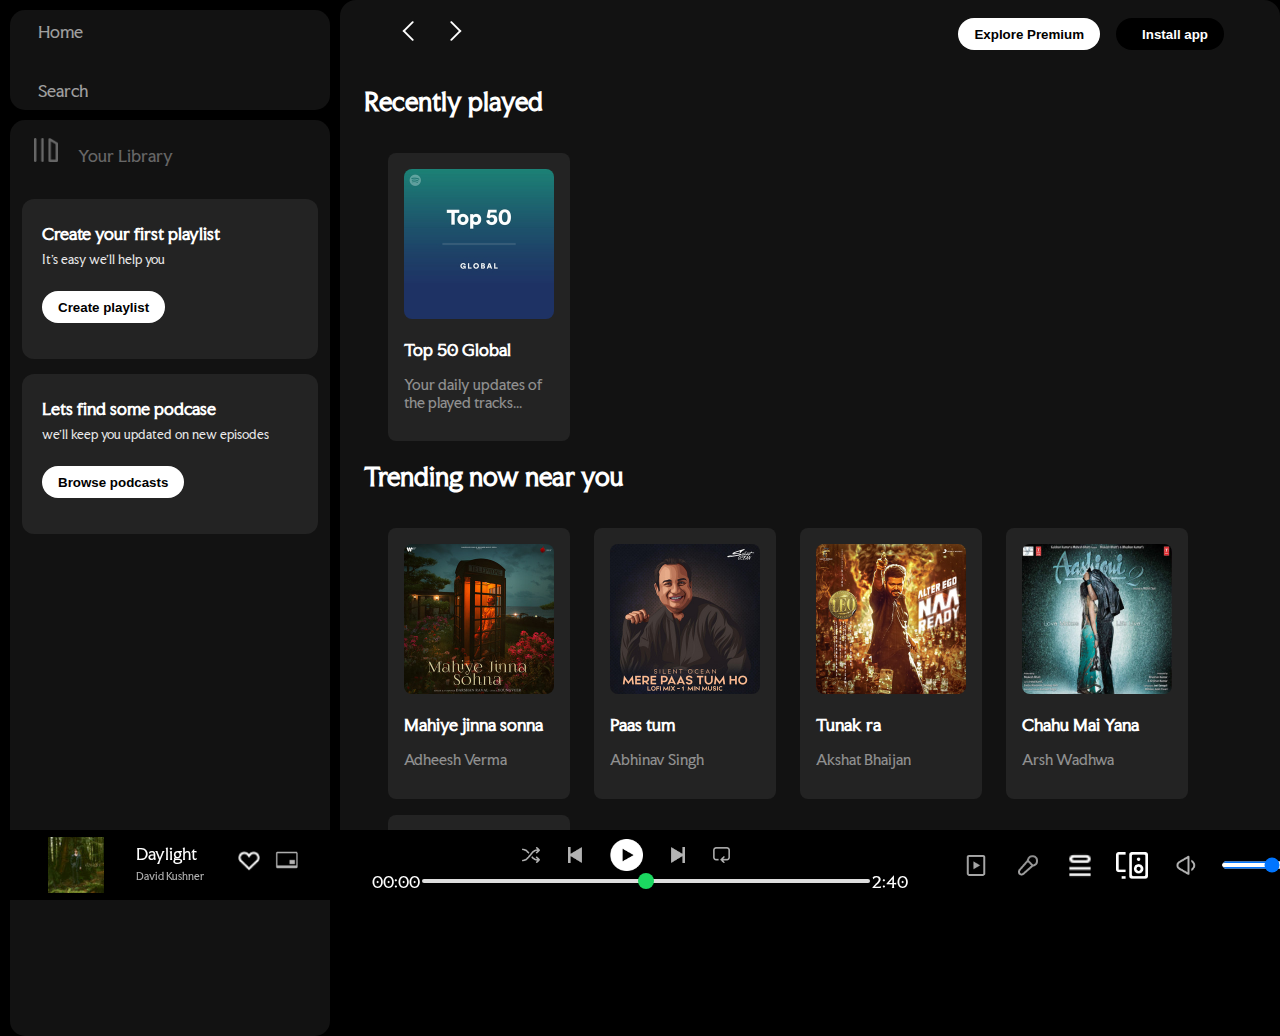
<file: index.html>
<!DOCTYPE html>
<html lang="en">
<head>
    <meta charset="UTF-8">
    <meta name="viewport" content="width=device-width, initial-scale=1.0">
    <title>Spotify: gaana bjao web player</title>
    <link rel="icon" href="./logo.png">
    <link rel="stylesheet" href="project.css">
    <link rel="stylesheet" href="https://cdnjs.cloudflare.com/ajax/libs/font-awesome/6.6.0/css/all.min.css" integrity="sha512-Kc323vGBEqzTmouAECnVceyQqyqdsSiqLQISBL29aUW4U/M7pSPA/gEUZQqv1cwx4OnYxTxve5UMg5GT6L4JJg==" crossorigin="anonymous" referrerpolicy="no-referrer" />
    <link rel="preconnect" href="https://fonts.googleapis.com">
<link rel="preconnect" href="https://fonts.gstatic.com" crossorigin>
<link href="https://fonts.googleapis.com/css2?family=Edu+AU+VIC+WA+NT+Guides:wght@400..700&family=Faculty+Glyphic&display=swap" rel="stylesheet">
</head>
<body>
    <div class="main">
        <div class="sidebar">
            <div class="nav">
                <div class="nav-option">
                    <i class="fa-solid fa-house"></i>
                    <a href="sfd">Home</a>
                </div>
                <div class="nav-option">
                    <i class="fa-solid fa-magnifying-glass"></i>
                    <a href="sfd">Search</a>


                </div>
            </div>
            <div class="library">
              <div class="options nav-option" > 
                <div class="yourlib">
                    <img src="./library_icon.png" style="padding-left:-29px;"alt="">
                    <a href="dsjh">Your Library</a>
                </div>
                <div class="icons">
                    <i class="fa-solid fa-plus" style="margin-left:9px;"></i>
                    <i class="fa-solid fa-arrow-right"style="margin-left:5px;"></i>
                </div>
              </div>
                <div class="lib-box">
                    <div class="box">
                      <div class="box-p1">Create your first playlist</div>   
                      <div class="box-p2">It's easy we'll help you</div>   
                      <button class="badge">Create playlist</button>
                    </div>
                    <div class="box">
                      <div class="box-p1">Lets find some podcase</div>   
                      <div class="box-p2">we'll keep you updated on new episodes</div>   
                      <button class="badge">Browse podcasts</button>
                    </div>
                </div>

                
            </div>
        </div>
    <div class="maincontent">
        <div class="stickynav">
            <div class="stickynavicons">
                <img src="./backward_icon.png" alt="">
            <img src="./forward_icon.png"class="hide" alt=""> 
            </div>
            <div class="stickynavoptions">
                <button class="badge ok hide">Explore Premium</button>
                <button class="badge ok dark"><i class="fa-regular fa-circle-down" style="margin-right:10px;"></i>Install app</button>
                <i class="fa-regular fa-user ok"></i>
            </div>         
        </div>
      
            <h2>Recently played</h2>
            <div class="cards-container">
             <div class="card ok">
                <img src="./card1img.jpeg"class="cardimg" alt="">
                <p class="card-title">Top 50 Global</p>
                <p class="card-info">Your daily updates of the  played tracks...</p>
                <!-- <img src="playe.png" class="ok" alt=""> -->
             </div>
             </div>
            <h2>Trending now near you</h2>
            <div class="cards-container">
             <div class="card">
                <img src="./card2img.jpeg"class="cardimg" alt="">
                <p class="card-title">Mahiye jinna sonna</p>
                <p class="card-info">Adheesh Verma</p>
             </div>
             <div class="card">
                <img src="./card3img.jpeg"class="cardimg" alt="">
                <p class="card-title">Paas tum</p>
                <p class="card-info">Abhinav Singh</p>
             </div>
             <div class="card">
                <img src="./card4img.jpeg"class="cardimg" alt="">
                <p class="card-title">Tunak ra</p>
                <p class="card-info">Akshat Bhaijan</p>
             </div>
          
             <div class="card">
                <img src="./ash.png"class="cardimg" alt="">
                <p class="card-title">Chahu Mai Yana</p>
                <p class="card-info">Arsh Wadhwa</p>
             </div>
          
             <div class="card">
                <img src="./yoyo.png"class="cardimg" alt="">
                <p class="card-title">Millionaire</p>
                <p class="card-info">Angad Sudan</p>
             </div></div>
             <h2>Featured charts</h2>
            <div class="cards-container">
             <div class="card">
                <img src="./card5img.jpeg"class="cardimg" alt="">
                <p class="card-title">Top songs Global</p>
                <p class="card-info">Best global songs listeners worldwide.</p>
             </div>
             <div class="card">
                <img src="./card6img.jpeg"class="cardimg" alt="">
                <p class="card-title">Top Songs India</p>
                <p class="card-info">India's Favourite playlist with punjabi and hindi mashup</p>
             </div>
             <div class="card">
                <img src="./card1img.jpeg"class="cardimg" alt="">
                <p class="card-title">Top 50 </p>
                <p class="card-info">Your daily updates of the gloabal 50</p>
             </div>
          
          

        </div>
        <div class="footer">
            <div class="line"></div>
        </div>

    </div>
    <div class="player">
        <div class="album">
            <img src="./album_picture (1).jpeg" class="photo" alt="">
            <div class="cont">
            <p>Daylight</p>
            <p class="ko"style="font-size: 10px; font-weight: 300; opacity:0.7">David Kushner</p></div>
            <img src="./album_icon1 (1).png" class="ac" alt="">
            <img src="./album_icon2 (1).png" class="acd" alt="">
        </div>
        <div class="music">
            <div class="control">
                <img src="./player_icon1.png" alt="" class="plci">
                <img src="./player_icon2.png" alt="" class="plci">
                <img src="./player_icon3.png" style="opacity:1; height:2rem;" alt="" class="plci kli">
                <img src="./player_icon4.png" alt="" class="plci">
                <img src="./player_icon5.png" alt="" class="plci">
            </div>
            <div class="playback">
                <span>00:00</span>
                <input type="range" min="0" max="50" class="bar" step="1">
                <span>2:40</span>
            </div>
        </div>
        <div class="tools">
            <img src="./controls_icon1 (1).png" style="height:3rem" alt="">
            <img src="./controld_icon2 (1).png"style="height:3rem" alt="">
            <img src="./controls_icon3 (1).png"style="padding-top:9px" alt="">
            <img src="./controls_icon4 (1).png"style="height:1.7rem;padding-top:11px" alt="">
            <img src="./controls_icon5 (1).png" style="height:3rem" alt="">
            <input type="range"class="alu">
            fkjbvdfk
        </div>
    </div>
    </div>
    

</body>
</html>
</file>
<file: project.css>
body{
    font-family: "Faculty Glyphic", sans-serif;
    margin:0;
    padding:0;
    background-color: black;
    color:white;
    overflow: hidden;
}
.main{
    height: 100vh;
    display:flex;
}
.sidebar{
    background-color: black;
    width:340px;
    border-radius:1rem;/*1 rem is equal to 16 px*/
    
}
.maincontent{
    background-color: #121212;
    flex:1;
    border-radius:1rem;
    overflow: auto;
    padding:0 1.5rem ;
}
.player{
    background-color: black;
    position:fixed;
    bottom:0px;
    width:100%;
    height:70px;
   
}
.nav{
    background-color: #121212;
    border-radius: 15px;
    height:100px;
    display:flex;
    flex-direction: column;
    justify-content: center;
    margin:10px;
}
.nav-option a{
    color:white;
    text-decoration: none;
    font-size:1rem;
    margin-left:1rem;
     /* padding-left:15%; */
    /* padding-top:30px  */
    
}

.nav-option {
    line-height:40px;
    opacity:0.6;
    padding:0.5rem 0.75rem;
     
    /* padding-left:15%;
    padding-top:30px */
       
}
.nav-option i{
    font-size:1.5rem;
}
.nav-option:hover{
    opacity:1;}
.yourlib img{opacity:0.6;
    height:1.5rem
}
.yourlib a{
    font-size: 1rem;
    color:white;
    text-decoration: none;
    opacity:0.6;
    margin-left:1rem;
}

.library{
    background-color: #121212;
    padding:0.5rem 0.75rem;
    border-radius: 15px;
    margin:10px;
    height:100%;
    
   
}

.lon{
    border-radius:50%;
    opacity:0
}
.ok:hover{
    opacity:1;
}

#op{
    border-radius:3rem;
    height:2.5rem;
    width:8rem;

}
.box1{
    background-color: rgb(41, 40, 40);
    border-radius:1rem;
    margin:10px;
    height:10rem;
}
.options{
   display:flex;
   justify-content:space-between;
   align-items:center
}
.icons{
    font-size: 1.25rem;
    display:flex;
}
.icons i{
    margin-right:1rem;
    opacity:0.7;

}
.icons i:hover{
    opacity:1;
}
.box{
    background-color: #232323;
    height:8rem;
    border-radius: 0.75rem;
    margin:0.95rem 0 0.5rem 0;
    padding:1rem 1.25rem;

}
.box-p1{
    font-size:1rem;
    font-weight: 600;
    margin-top:0.5rem
}
.box-p2{
    font-size:0.75rem;
    opacity:0.90;
    margin-top:0.5rem
}
.stickynav img{
    margin-left:1.25rem

}
.badge{
    background-color: white;
    border-radius:8rem;
    border:none;
    padding:0.25rem 1rem;
    font-weight: 600;
    margin-top:1.5rem;
    height:2rem;
    width:fit-content;
}
.stickynav{
    position:sticky;
    top:0;
    background-color: #121212;
    display:flex;
    justify-content: space-between;
    align-items:center;
    padding:1rem 0 1rem 0;
    z-index: 7;
    
}
.stickynavicons{
    margin-left:0.75rem;
}
.stickynavoptions{
    display:flex;
    justify-content: center;
    align-items:center; 
}
.ok{
    margin-right: 1rem;
    margin-top:2px;

}
.dark{
    background-color: black;
    color:white
}
@media(max-width:1000px){
    .hide{
        display:none;
    }
}
.card{
    background-color: #232323;
    width: 150px;
    border-radius:0.5rem;
    padding:1rem;
    margin-left:1.5rem;
    margin-top:1rem;
    transition:1s;
    position:relative;
    opacity:1;
  
}
.cards-container{
    display:flex;
    flex-wrap:wrap
    /* justify-content: space-evenly; */
  
}
.cardimg{
    width:100%;
    border-radius:0.5rem;
}
.card-title{
    font-weight: 600;
}
.card-info{
    opacity:0.5;
    font-size:0.85rem;

}
.card:hover{
    background-color: rgb(65, 66, 66);

}
/* .ok{
    opacity:0;
} */
/* .card:hover .ok{
    opacity:1;
} */
.footer{
    height:500px;
    display:flex;
    align-items:center;
    justify-content: center;
}
.line{
    width:90%;
    height:30%;
    border-top:1px solid white;
}
.player{
    display:flex;
  
    justify-content:center;
    align-items: center;
}
.album{
    width:25%
}
.tools{
    width:25%
}
.music{
    width:50%;
   
   
}
.control{
    display:flex;
    justify-content: center;
    align-items: center;
   

}
.plci{
    height:1rem;
    margin-right:1.75rem;
    opacity:0.7;

}
.plci:hover{
    opacity:1;
}
.playback{
    display: flex;
    justify-content: center;
    align-items: center;
}
.bar{
    width:70%;
    appearance: none;
    cursor:pointer;
    background-color: transparent;

}
.bar::-webkit-slider-runnable-track{
    background-color: #ddd;
    border-radius: 100px;
    height:0.20rem;

}
.kli:hover{
    transform: scale(1.25);
    
}
.bar::-webkit-slider-thumb{
    appearance: none;
    
    height:1rem;
    width:1rem;
    background-color: #1bd760;
    border-radius: 50%;
    margin-top:-6px
}
.album{
    display:flex;
    justify-content: center;
    align-items: center;
    height:100%;
    
    
}
.photo{
    border-radius: 5px;
    padding:2rem;
    height:3.5rem
    
}
.cont{
    padding-left:-9px
}
.ac{
    height:1.65rem;
    padding-left:2rem;
    position:relative;
    bottom:4px;
}
.acd{
    height:2.5rem;
    position:relative;
    bottom:3px;
    padding-left: 9px;;
}
.ko{position:relative;
   bottom: 10px;

}
.tools{
    display:flex;
  

}
.tools img{
    height:1.95rem;
    padding-right:20px;
}
.alu::-webkit-slider-runnable-track{
background-color: white;
height:0.25rem;
border-radius: 4px;
width:12px;
}
input[class="alu"] {
    width: 100px; /* Adjust this value to set the desired width */
  }
.alu::-webkit-slider-thumb{
    appearance: none;   
    height:1.5rem;
    width:1rem;
    background-color:#1bd760;
    border-radius: 50%;
    margin-top:-6px;
}
</file>
